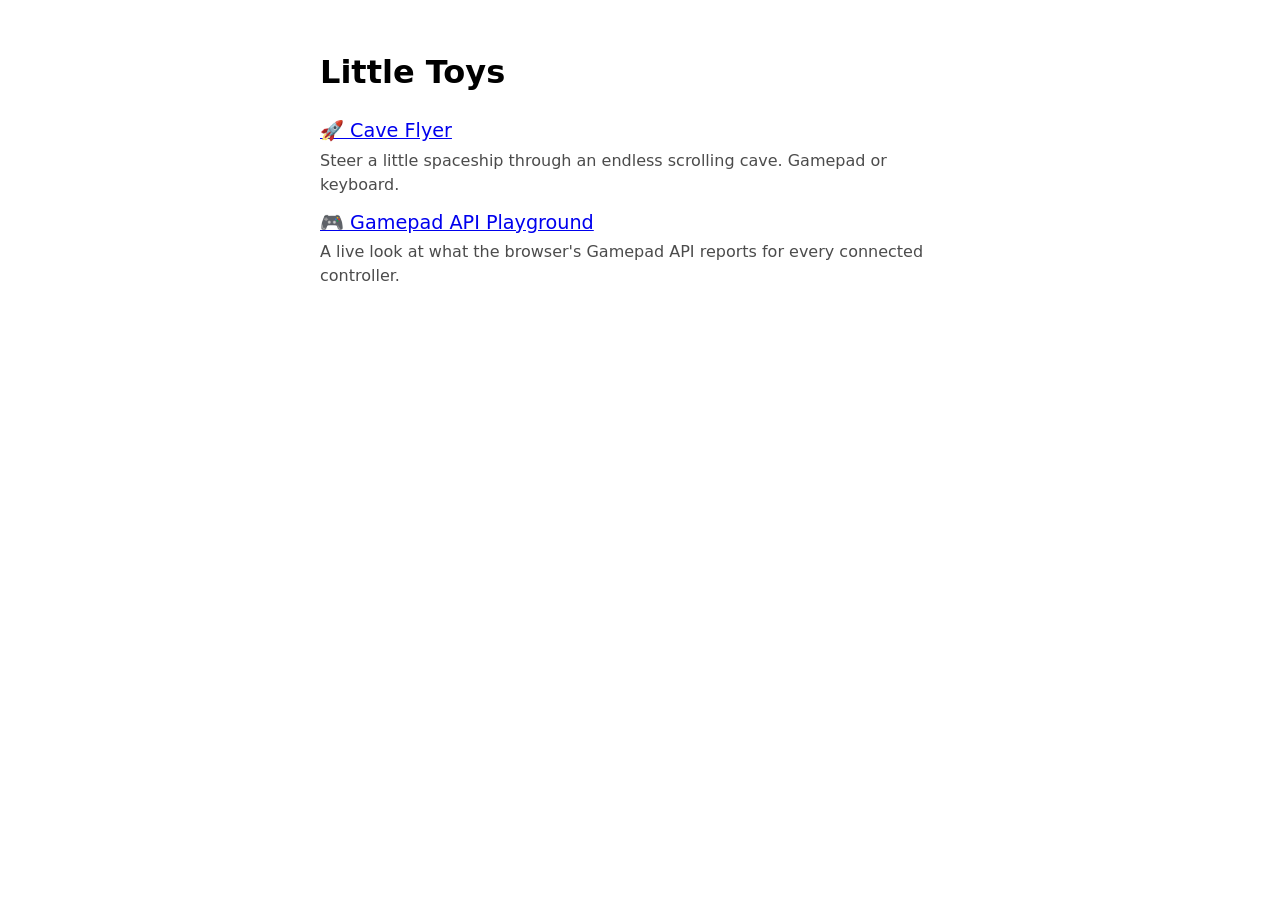
<file: index.html>
<!doctype html>
<html lang="en">
<head>
  <meta charset="utf-8">
  <meta name="viewport" content="width=device-width, initial-scale=1">
  <title>Little Toys</title>
  <style>
    :root { color-scheme: light dark; }
    body {
      font-family: system-ui, sans-serif;
      max-width: 40rem;
      margin: 3rem auto;
      padding: 0 1rem;
      line-height: 1.5;
    }
    ul { list-style: none; padding: 0; }
    li { margin: 0.75rem 0; }
    a { font-size: 1.2rem; }
    .muted { opacity: 0.7; margin: 0.15rem 0 0; }
  </style>
</head>
<body>
  <h1>Little Toys</h1>
  <ul>
    <li>
      <a href="cave-flyer/index.html">🚀 Cave Flyer</a>
      <p class="muted">Steer a little spaceship through an endless scrolling cave. Gamepad or keyboard.</p>
    </li>
    <li>
      <a href="gamepad-demo/index.html">🎮 Gamepad API Playground</a>
      <p class="muted">A live look at what the browser's Gamepad API reports for every connected controller.</p>
    </li>
  </ul>
</body>
</html>
</file>
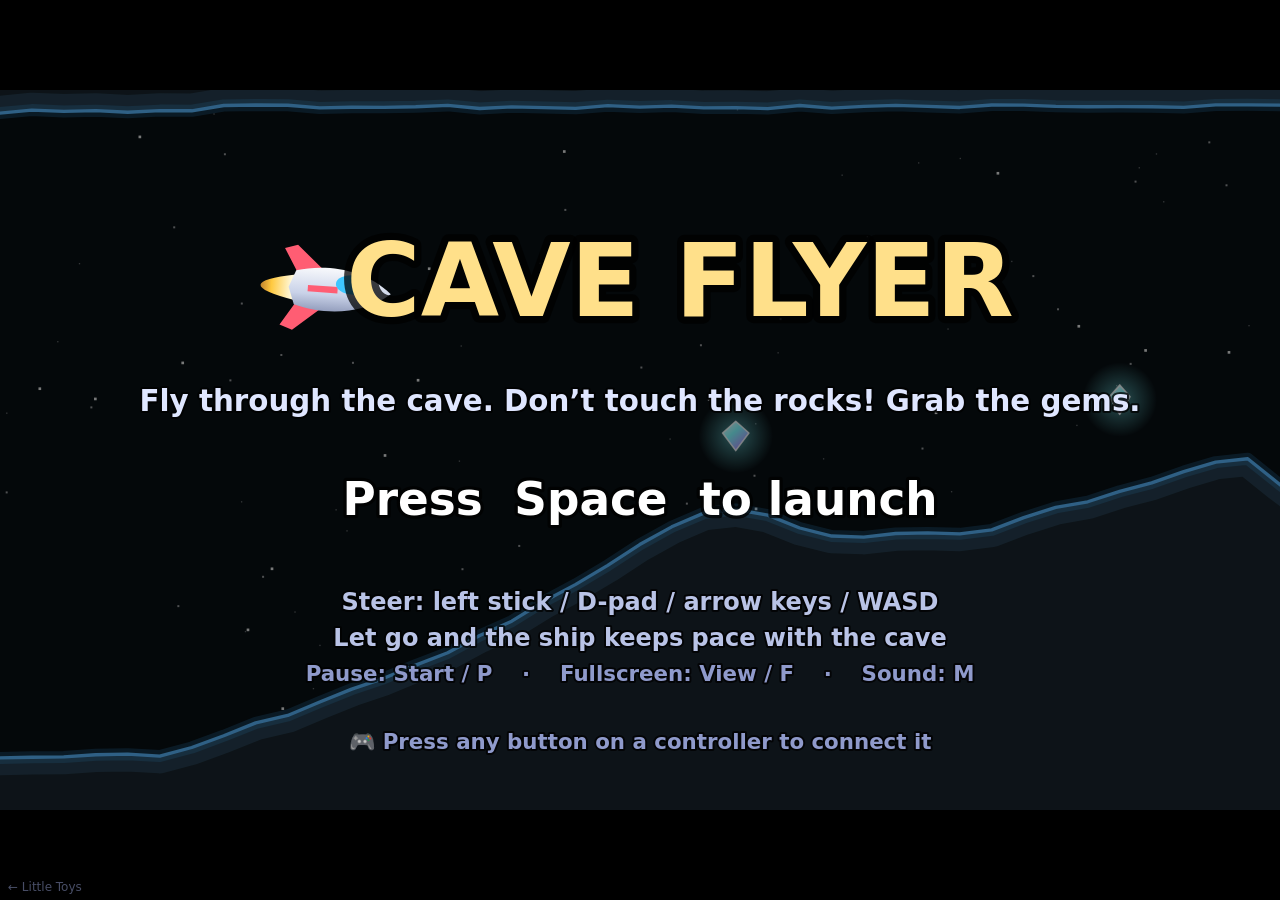
<file: cave-flyer/index.html>
<!doctype html>
<html lang="en">
<head>
  <meta charset="utf-8">
  <meta name="viewport" content="width=device-width, initial-scale=1">
  <title>Cave Flyer</title>
  <style>
    html, body {
      margin: 0;
      height: 100%;
      background: #000;
      overflow: hidden;
    }
    body {
      display: grid;
      place-items: center;
      font-family: system-ui, sans-serif;
      color: #dfe6ff;
    }
    canvas {
      display: block;
      width: min(100vw, calc(100dvh * 16 / 9));
      aspect-ratio: 16 / 9;
      background: #05060f;
    }
    .back {
      position: fixed;
      left: 8px;
      bottom: 6px;
      font-size: 12px;
      color: #8f9acb;
      opacity: 0.5;
      text-decoration: none;
    }
    .back:hover { opacity: 1; }
    #file-warning {
      position: fixed;
      inset: auto 1rem 2rem;
      max-width: 34rem;
      margin: auto;
      padding: 1rem 1.25rem;
      background: #2a1830;
      border: 1px solid #ff8a9c;
      border-radius: 10px;
      line-height: 1.4;
    }
    code { background: #0008; padding: 0 0.3em; border-radius: 4px; }
  </style>
</head>
<body>
  <canvas id="game" width="960" height="540"></canvas>
  <a class="back" href="../index.html">← Little Toys</a>

  <div id="file-warning" hidden>
    Browsers won't load JavaScript modules from a <code>file://</code> page.
    Serve this folder instead, e.g. run <code>python3 -m http.server</code> in
    the repo and open <code>http://localhost:8000/cave-flyer/</code>.
  </div>
  <script>
    if (location.protocol === 'file:') document.getElementById('file-warning').hidden = false;
  </script>
  <script type="module" src="js/main.js"></script>
</body>
</html>
</file>
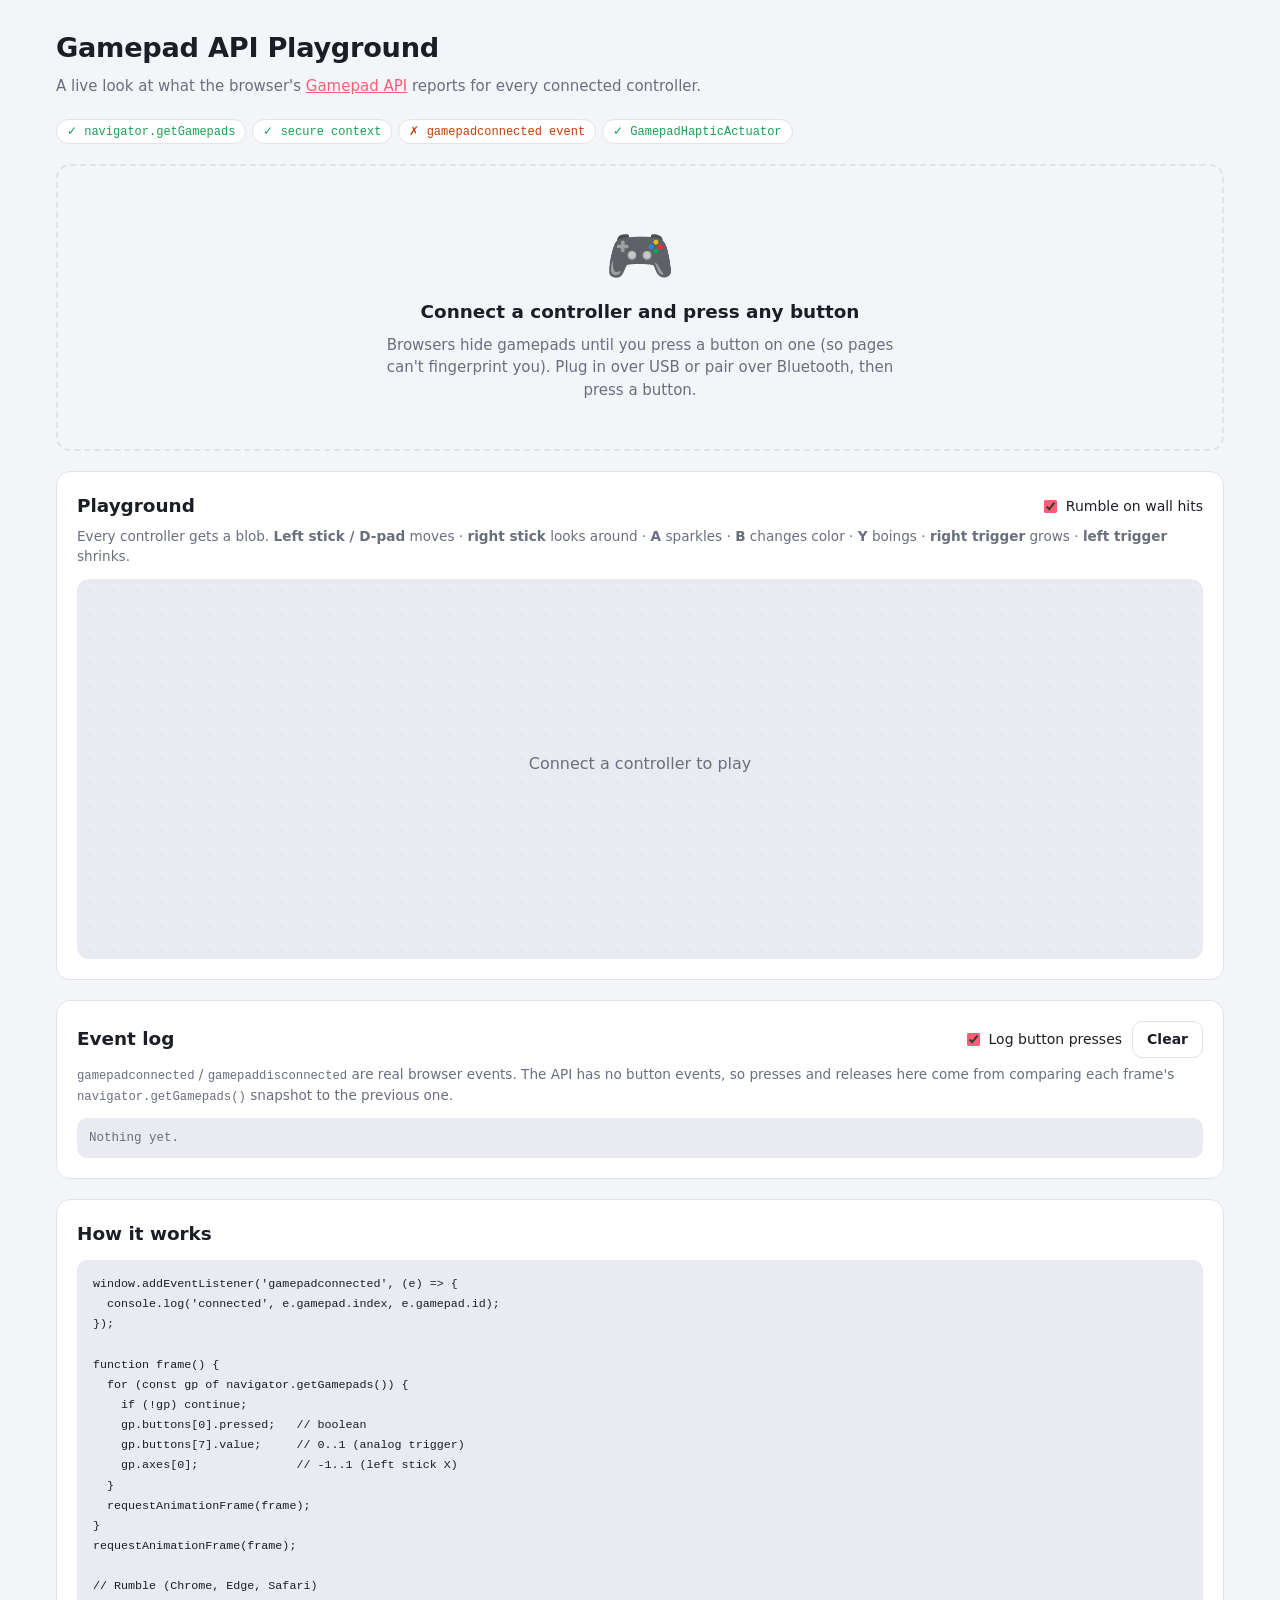
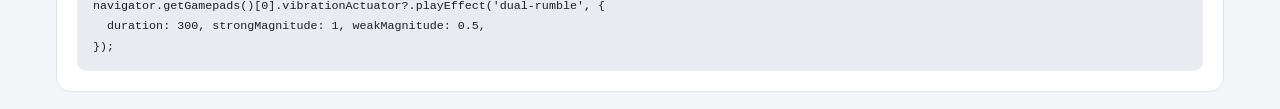
<file: gamepad-demo/index.html>
<!doctype html>
<html lang="en">
<head>
  <meta charset="utf-8">
  <meta name="viewport" content="width=device-width, initial-scale=1">
  <title>Gamepad API Playground</title>
  <link rel="stylesheet" href="styles.css">
</head>
<body>
  <header class="site-head">
    <div>
      <h1>Gamepad API Playground</h1>
      <p class="muted">
        A live look at what the browser's
        <a href="https://developer.mozilla.org/en-US/docs/Web/API/Gamepad_API" target="_blank" rel="noopener">Gamepad API</a>
        reports for every connected controller.
      </p>
    </div>
    <ul class="chips" id="support"></ul>
  </header>

  <main>
    <section id="empty" class="empty">
      <div class="empty-icon" aria-hidden="true">🎮</div>
      <h2>Connect a controller and press any button</h2>
      <p class="muted">
        Browsers hide gamepads until you press a button on one (so pages can't
        fingerprint you). Plug in over USB or pair over Bluetooth, then press a button.
      </p>
    </section>

    <div id="pads" class="pads"></div>

    <section class="panel">
      <div class="panel-head">
        <h2>Playground</h2>
        <label class="toggle"><input type="checkbox" id="wall-rumble" checked> Rumble on wall hits</label>
      </div>
      <p class="muted small">
        Every controller gets a blob. <b>Left stick / D-pad</b> moves ·
        <b>right stick</b> looks around · <b>A</b> sparkles · <b>B</b> changes color ·
        <b>Y</b> boings · <b>right trigger</b> grows · <b>left trigger</b> shrinks.
      </p>
      <canvas id="playground" class="playground"></canvas>
    </section>

    <section class="panel">
      <div class="panel-head">
        <h2>Event log</h2>
        <div class="row">
          <label class="toggle"><input type="checkbox" id="log-buttons" checked> Log button presses</label>
          <button type="button" class="btn ghost" id="clear-log">Clear</button>
        </div>
      </div>
      <p class="muted small">
        <code>gamepadconnected</code> / <code>gamepaddisconnected</code> are real browser events.
        The API has no button events, so presses and releases here come from comparing
        each frame's <code>navigator.getGamepads()</code> snapshot to the previous one.
      </p>
      <ol id="log" class="log"></ol>
    </section>

    <section class="panel">
      <h2>How it works</h2>
      <pre class="code"><code>window.addEventListener('gamepadconnected', (e) =&gt; {
  console.log('connected', e.gamepad.index, e.gamepad.id);
});

function frame() {
  for (const gp of navigator.getGamepads()) {
    if (!gp) continue;
    gp.buttons[0].pressed;   // boolean
    gp.buttons[7].value;     // 0..1 (analog trigger)
    gp.axes[0];              // -1..1 (left stick X)
  }
  requestAnimationFrame(frame);
}
requestAnimationFrame(frame);

// Rumble (Chrome, Edge, Safari)
navigator.getGamepads()[0].vibrationActuator?.playEffect('dual-rumble', {
  duration: 300, strongMagnitude: 1, weakMagnitude: 0.5,
});</code></pre>
    </section>
  </main>

  <script src="js/util.js"></script>
  <script src="js/log.js"></script>
  <script src="js/controller-svg.js"></script>
  <script src="js/rumble.js"></script>
  <script src="js/gamepad-card.js"></script>
  <script src="js/playground.js"></script>
  <script src="js/main.js"></script>
</body>
</html>
</file>
<file: gamepad-demo/styles.css>
:root {
  color-scheme: light dark;
  --bg: #f4f5f8;
  --panel: #ffffff;
  --text: #1c1e26;
  --muted: #6a6f7e;
  --border: #e1e3ea;
  --accent: #ff5d73;
  --accent-2: #3ec7ff;
  --accent-ink: #ffffff;
  --ok: #1f9d55;
  --no: #c2410c;
  --pad-body: #e6e8ef;
  --pad-stroke: #b7bbc9;
  --btn: #ffffff;
  --btn-text: #3a3e4c;
  --well: #d3d6e0;
  --track: #e9ebf1;
  --radius: 14px;
  --mono: ui-monospace, SFMono-Regular, Menlo, Consolas, monospace;
}

@media (prefers-color-scheme: dark) {
  :root:not([data-theme="light"]) {
    --bg: #111318;
    --panel: #1a1d24;
    --text: #e8eaf0;
    --muted: #9095a5;
    --border: #2b2f3a;
    --accent-ink: #111318;
    --ok: #4ade80;
    --no: #fb923c;
    --pad-body: #2a2e39;
    --pad-stroke: #4a4f5e;
    --btn: #3a3f4d;
    --btn-text: #d8dbe4;
    --well: #1e212a;
    --track: #262a34;
  }
}

* { box-sizing: border-box; }

body {
  margin: 0;
  background: var(--bg);
  color: var(--text);
  font: 15px/1.5 system-ui, -apple-system, "Segoe UI", sans-serif;
}

a { color: var(--accent); }
h1 { margin: 0 0 4px; font-size: 1.7rem; letter-spacing: -0.01em; }
h2 { margin: 0; font-size: 1.15rem; }
h3 { margin: 18px 0 8px; font-size: 0.8rem; text-transform: uppercase; letter-spacing: 0.06em; color: var(--muted); }
p { margin: 6px 0; }
code, .mono { font-family: var(--mono); font-size: 0.9em; }
.muted { color: var(--muted); }
.small { font-size: 0.85rem; }
.row { display: flex; align-items: center; gap: 10px; }
.row.wrap { flex-wrap: wrap; }

.site-head, main { max-width: 1200px; margin: 0 auto; padding: 0 16px; }
.site-head {
  display: flex; flex-wrap: wrap; gap: 16px; justify-content: space-between; align-items: flex-end;
  padding-top: 28px; padding-bottom: 20px;
}

.chips { display: flex; flex-wrap: wrap; gap: 6px; list-style: none; margin: 0; padding: 0; }
.chip {
  font: 500 12px var(--mono); padding: 4px 10px; border-radius: 999px;
  border: 1px solid var(--border); background: var(--panel);
}
.chip.ok { color: var(--ok); }
.chip.no { color: var(--no); }

.panel {
  background: var(--panel); border: 1px solid var(--border); border-radius: var(--radius);
  padding: 20px; margin-bottom: 20px;
}
.panel-head { display: flex; flex-wrap: wrap; gap: 10px; justify-content: space-between; align-items: center; }

.empty {
  text-align: center; padding: 48px 16px; margin-bottom: 20px;
  border: 2px dashed var(--border); border-radius: var(--radius);
}
.empty p { max-width: 520px; margin: 8px auto 0; }
.empty-icon { font-size: 56px; animation: bob 1.6s ease-in-out infinite; }
@keyframes bob { 50% { transform: translateY(-8px) rotate(-6deg); } }
@media (prefers-reduced-motion: reduce) { .empty-icon { animation: none; } }

/* ---- Gamepad card ---- */
.card-head { display: flex; align-items: center; gap: 12px; }
.badge {
  flex: none; display: grid; place-items: center; width: 40px; height: 40px; border-radius: 12px;
  background: var(--accent); color: var(--accent-ink); font-weight: 700;
}
.pad-id { font-size: 1rem; font-family: var(--mono); word-break: break-word; }

.meta {
  display: grid; grid-template-columns: repeat(auto-fill, minmax(130px, 1fr)); gap: 8px;
  margin: 16px 0 0;
}
.meta div { background: var(--track); border-radius: 10px; padding: 6px 10px; }
.meta dt { font-size: 11px; color: var(--muted); text-transform: uppercase; letter-spacing: 0.05em; }
.meta dd { margin: 0; font-weight: 600; overflow-wrap: anywhere; }

.card-body { display: grid; grid-template-columns: minmax(0, 1.1fr) minmax(0, 1fr); gap: 24px; margin-top: 8px; }
@media (max-width: 860px) { .card-body { grid-template-columns: minmax(0, 1fr); } }

.viz { padding-top: 12px; }
.note {
  background: color-mix(in srgb, var(--no) 14%, transparent); color: var(--text);
  border-radius: 10px; padding: 8px 12px; margin: 0 0 8px;
}

/* ---- Controller SVG ---- */
.controller { width: 100%; height: auto; display: block; }
.ctrl-body { fill: var(--pad-body); stroke: var(--pad-stroke); stroke-width: 2; }
.dpad-center { fill: var(--btn); }
.btn-base { fill: var(--btn); stroke: var(--pad-stroke); stroke-width: 1.5; }
.btn-fill { fill: var(--accent); opacity: 0; pointer-events: none; }
.trigger-fill { opacity: 1; }
.btn-label {
  fill: var(--btn-text); font: 600 12px system-ui, sans-serif;
  text-anchor: middle; dominant-baseline: central; pointer-events: none;
}
.part.pressed .btn-base { stroke: var(--accent); stroke-width: 3; }
.part.pressed .btn-label { fill: var(--accent-ink); }
.part.trigger .btn-label { fill: var(--btn-text); }
.part.touched .btn-base { stroke: var(--accent-2); stroke-width: 2.5; stroke-dasharray: 3 3; }
.part.absent, .stick.absent { opacity: 0.2; }
.stick-well { fill: var(--well); stroke: var(--pad-stroke); stroke-width: 1.5; }
.stick-cross { stroke: var(--pad-stroke); stroke-width: 1; stroke-dasharray: 2 3; }

/* ---- Raw buttons ---- */
.tiles { display: grid; grid-template-columns: repeat(auto-fill, minmax(58px, 1fr)); gap: 6px; }
.tile {
  position: relative; overflow: hidden; height: 58px; border-radius: 10px;
  background: var(--track); border: 1.5px solid transparent;
  display: flex; flex-direction: column; justify-content: space-between; padding: 4px 6px;
}
.tile-fill {
  position: absolute; inset: 0; transform-origin: bottom; transform: scaleY(0);
  background: color-mix(in srgb, var(--accent) 65%, transparent);
}
.tile > span { position: relative; line-height: 1.1; }
.tile-index { font: 700 13px var(--mono); }
.tile-name { font-size: 10px; color: var(--muted); }
.tile-value { font: 11px var(--mono); color: var(--muted); }
.tile.touched { border-color: var(--accent-2); }
.tile.pressed { border-color: var(--accent); }
.tile.pressed .tile-name, .tile.pressed .tile-value { color: var(--text); }

/* ---- Raw axes ---- */
.axes { display: grid; gap: 8px; }
.axis { display: grid; grid-template-columns: 130px 1fr 56px; align-items: center; gap: 10px; }
.axis-label { font: 12px var(--mono); color: var(--muted); white-space: nowrap; overflow: hidden; text-overflow: ellipsis; }
.axis-track { position: relative; height: 14px; border-radius: 7px; background: var(--track); overflow: hidden; }
.axis-fill { position: absolute; top: 0; bottom: 0; left: 50%; width: 0; background: var(--accent); }
.axis-zero { position: absolute; top: 0; bottom: 0; left: 50%; width: 2px; margin-left: -1px; background: var(--pad-stroke); }
.axis-value { text-align: right; }

.xys { display: flex; flex-wrap: wrap; gap: 16px; margin-top: 16px; }
.xy { width: 140px; }
.xy-title { font-size: 12px; font-weight: 600; margin-bottom: 4px; }
.xy-field {
  position: relative; width: 140px; height: 140px; border-radius: 12px; background:
    linear-gradient(var(--border), var(--border)) center / 1px 100% no-repeat,
    linear-gradient(var(--border), var(--border)) center / 100% 1px no-repeat,
    var(--track);
}
.xy-field::before {
  content: ""; position: absolute; inset: 0; border-radius: 50%; border: 1.5px dashed var(--pad-stroke);
}
.xy-canvas { position: absolute; inset: 0; width: 100%; height: 100%; }
.xy-dot {
  position: absolute; width: 14px; height: 14px; margin: -7px 0 0 -7px; border-radius: 50%;
  background: var(--accent); box-shadow: 0 0 0 3px var(--panel); left: 50%; top: 50%;
}
.xy-readout { font-size: 11px; color: var(--muted); margin-top: 4px; white-space: pre; }

/* ---- Rumble ---- */
.rumble { border-top: 1px solid var(--border); margin-top: 20px; }
.sliders { display: grid; grid-template-columns: repeat(auto-fill, minmax(200px, 1fr)); gap: 8px 20px; margin-bottom: 12px; }
.slider { display: grid; grid-template-columns: 1fr auto; gap: 0 8px; font-size: 13px; }
.slider input { grid-column: 1 / -1; grid-row: 2; width: 100%; accent-color: var(--accent); }
.slider output { font: 12px var(--mono); color: var(--muted); }
.rumble-status { margin-left: 4px; }

.btn {
  font: inherit; font-weight: 600; font-size: 14px; padding: 7px 14px; border-radius: 10px;
  border: 1px solid var(--accent); background: var(--accent); color: var(--accent-ink); cursor: pointer;
}
.btn:hover { filter: brightness(1.08); }
.btn:disabled { opacity: 0.4; cursor: not-allowed; }
.btn.ghost { background: transparent; color: var(--text); border-color: var(--border); }
.toggle { font-size: 14px; display: inline-flex; align-items: center; gap: 6px; cursor: pointer; }
.toggle input { accent-color: var(--accent); }

/* ---- Playground ---- */
.playground {
  display: block; width: 100%; height: 380px; margin-top: 12px; border-radius: 12px;
  background:
    radial-gradient(circle, var(--border) 1px, transparent 1.5px) 0 0 / 24px 24px,
    var(--track);
}

/* ---- Log ---- */
.log {
  list-style: none; margin: 12px 0 0; padding: 0; max-height: 280px; overflow: auto;
  font: 12.5px/1.6 var(--mono); border-radius: 10px; background: var(--track);
}
.log:empty::before { content: "Nothing yet."; display: block; padding: 10px 12px; color: var(--muted); }
.log li { display: grid; grid-template-columns: 96px 84px 1fr; gap: 8px; padding: 3px 12px; border-bottom: 1px solid var(--border); }
.log-time { color: var(--muted); }
.log-kind { font-weight: 700; }
.log-msg { overflow-wrap: anywhere; }
.log-connect .log-kind { color: var(--ok); }
.log-disconnect .log-kind, .log-error .log-kind { color: var(--no); }
.log-press .log-kind { color: var(--accent); }
.log-release .log-kind { color: var(--muted); }
@media (max-width: 560px) {
  .log li { grid-template-columns: auto 1fr; }
  .log-msg { grid-column: 1 / -1; }
  .axis { grid-template-columns: 90px 1fr 50px; }
}

.code {
  margin: 12px 0 0; padding: 14px 16px; border-radius: 10px; background: var(--track);
  overflow-x: auto; font: 13px/1.55 var(--mono);
}
</file>
